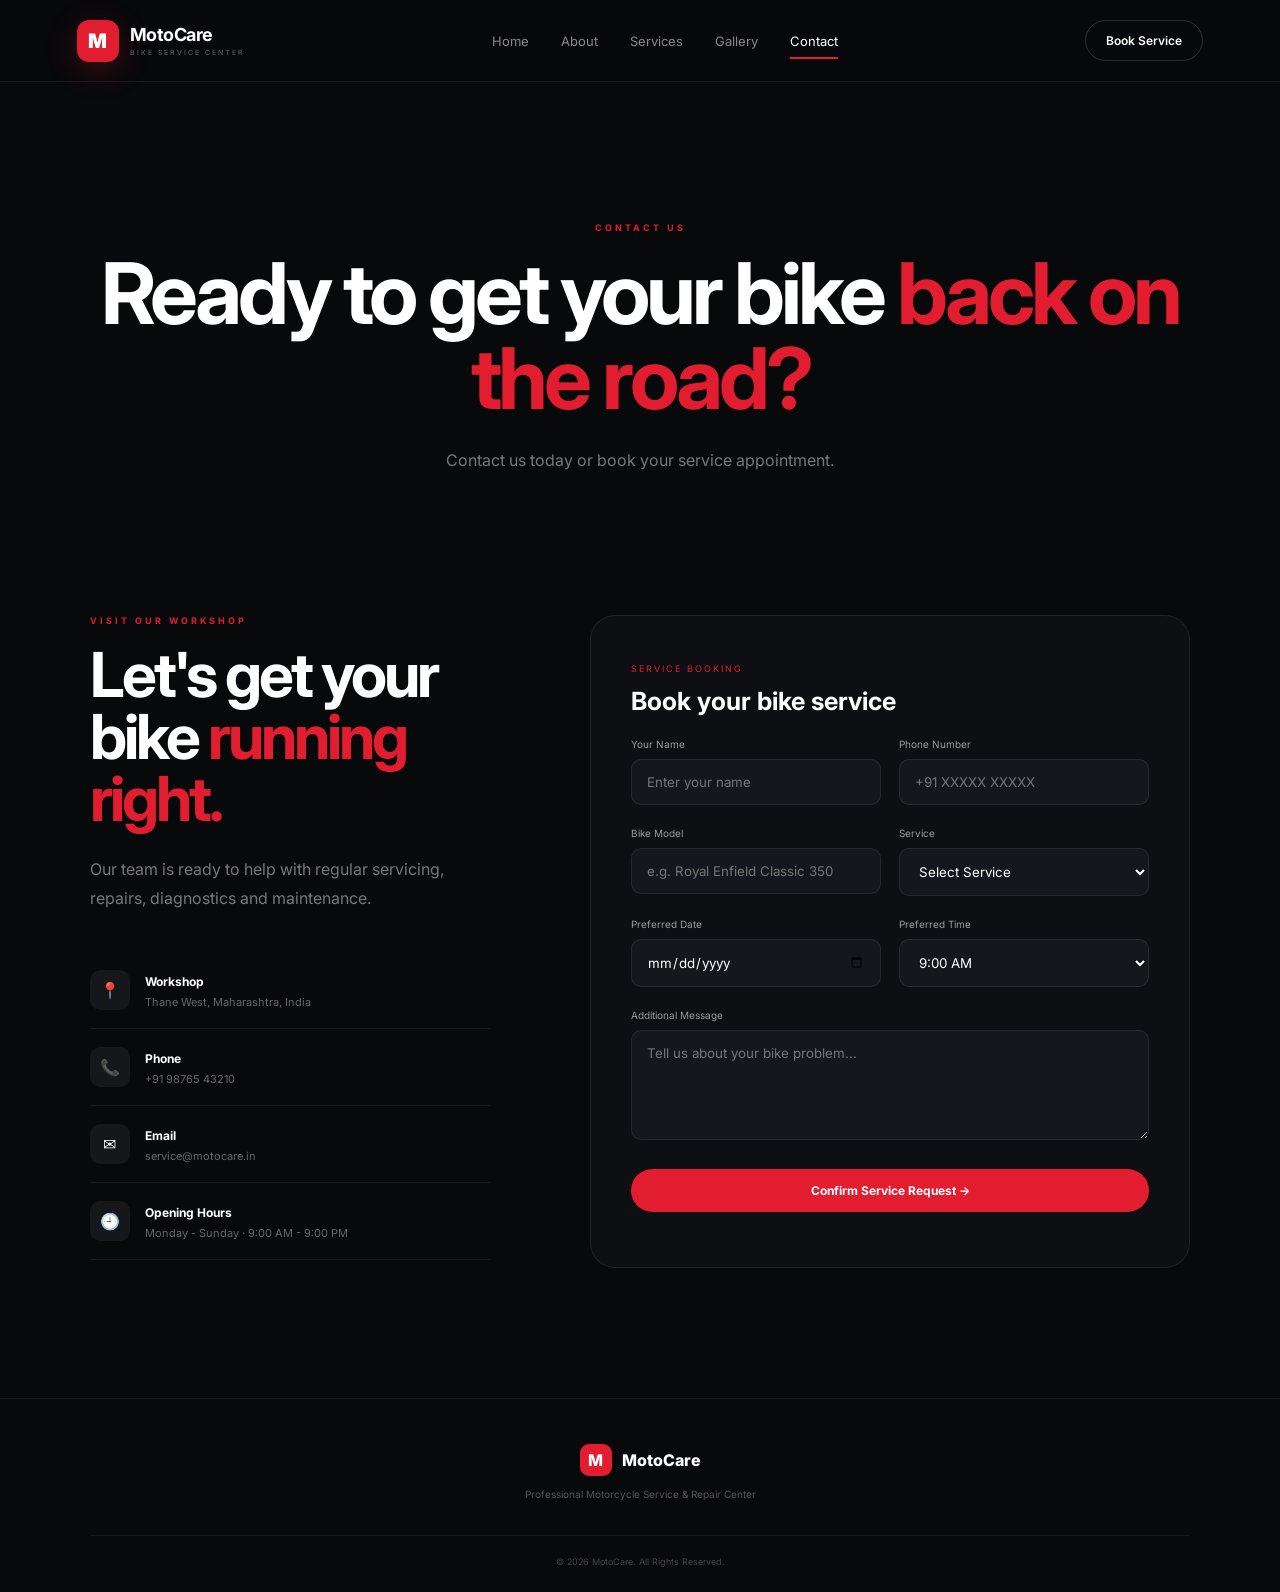
<file: contact.html>
<!DOCTYPE html>
<html lang="en">

<head>

    <meta charset="UTF-8">
    <meta name="viewport" content="width=device-width, initial-scale=1.0">

    <title>Contact | MotoCare</title>

    <link rel="stylesheet" href="css/style.css">

    <link
        href="https://fonts.googleapis.com/css2?family=Inter:wght@400;500;600;700;800;900&display=swap"
        rel="stylesheet">

</head>

<body>


<header class="navbar">

    <a href="index.html" class="logo">

        <span class="logo-icon">
            M
        </span>

        <div>
            <strong>MotoCare</strong>
            <small>BIKE SERVICE CENTER</small>
        </div>

    </a>


    <nav class="nav-links" id="navLinks">

        <a href="index.html">Home</a>

        <a href="about.html">About</a>

        <a href="services.html">Services</a>

        <a href="gallery.html">Gallery</a>

        <a href="contact.html" class="active">Contact</a>

    </nav>


    <a href="#booking" class="nav-button">
        Book Service
    </a>


    <button class="menu-btn" id="menuBtn">
        ☰
    </button>

</header>



<section class="page-hero">

    <div class="section-label">
        CONTACT US
    </div>

    <h1>

        Ready to get your bike

        <span>
            back on the road?
        </span>

    </h1>

    <p>

        Contact us today or book your service appointment.

    </p>

</section>



<section class="contact-section" id="booking">


    <div class="contact-info reveal">

        <div class="section-label">
            VISIT OUR WORKSHOP
        </div>

        <h2>

            Let's get your bike

            <span>
                running right.
            </span>

        </h2>


        <p>

            Our team is ready to help with regular servicing,
            repairs, diagnostics and maintenance.

        </p>


        <div class="contact-details">


            <div class="contact-detail">

                <div class="detail-icon">
                    📍
                </div>

                <div>

                    <strong>
                        Workshop
                    </strong>

                    <p>
                        Thane West, Maharashtra, India
                    </p>

                </div>

            </div>


            <div class="contact-detail">

                <div class="detail-icon">
                    📞
                </div>

                <div>

                    <strong>
                        Phone
                    </strong>

                    <p>
                        +91 98765 43210
                    </p>

                </div>

            </div>


            <div class="contact-detail">

                <div class="detail-icon">
                    ✉
                </div>

                <div>

                    <strong>
                        Email
                    </strong>

                    <p>
                        service@motocare.in
                    </p>

                </div>

            </div>


            <div class="contact-detail">

                <div class="detail-icon">
                    🕘
                </div>

                <div>

                    <strong>
                        Opening Hours
                    </strong>

                    <p>
                        Monday - Sunday · 9:00 AM - 9:00 PM
                    </p>

                </div>

            </div>

        </div>

    </div>



    <form class="booking-form reveal" id="bookingForm">


        <div class="form-title">

            <span>
                SERVICE BOOKING
            </span>

            <h3>
                Book your bike service
            </h3>

        </div>


        <div class="form-row">


            <div class="input-group">

                <label>
                    Your Name
                </label>

                <input
                    type="text"
                    id="name"
                    placeholder="Enter your name"
                    required
                >

            </div>


            <div class="input-group">

                <label>
                    Phone Number
                </label>

                <input
                    type="tel"
                    id="phone"
                    placeholder="+91 XXXXX XXXXX"
                    required
                >

            </div>

        </div>


        <div class="form-row">


            <div class="input-group">

                <label>
                    Bike Model
                </label>

                <input
                    type="text"
                    id="bike"
                    placeholder="e.g. Royal Enfield Classic 350"
                    required
                >

            </div>


            <div class="input-group">

                <label>
                    Service
                </label>

                <select id="service" required>

                    <option value="">
                        Select Service
                    </option>

                    <option>
                        General Service
                    </option>

                    <option>
                        Engine Repair
                    </option>

                    <option>
                        Brake Service
                    </option>

                    <option>
                        Tyre Service
                    </option>

                    <option>
                        Battery Service
                    </option>

                    <option>
                        Electrical Service
                    </option>

                    <option>
                        Other
                    </option>

                </select>

            </div>

        </div>


        <div class="form-row">


            <div class="input-group">

                <label>
                    Preferred Date
                </label>

                <input
                    type="date"
                    id="date"
                    required
                >

            </div>


            <div class="input-group">

                <label>
                    Preferred Time
                </label>

                <select id="time">

                    <option>
                        9:00 AM
                    </option>

                    <option>
                        11:00 AM
                    </option>

                    <option>
                        1:00 PM
                    </option>

                    <option>
                        3:00 PM
                    </option>

                    <option>
                        5:00 PM
                    </option>

                    <option>
                        7:00 PM
                    </option>

                </select>

            </div>

        </div>


        <div class="input-group">

            <label>
                Additional Message
            </label>

            <textarea
                id="message"
                rows="5"
                placeholder="Tell us about your bike problem..."
            ></textarea>

        </div>


        <button
            type="submit"
            class="btn primary-btn full-btn"
        >

            Confirm Service Request →

        </button>


        <p id="formMessage"></p>


    </form>

</section>



<footer>

    <div class="footer-logo">
        <span>M</span>
        MotoCare
    </div>

    <p>
        Professional Motorcycle Service & Repair Center
    </p>

    <div class="footer-bottom">
        © 2026 MotoCare. All Rights Reserved.
    </div>

</footer>


<script src="js/script.js"></script>

</body>

</html>
</file>
<file: css/style.css>
/* =====================================================
   MOTORECARE
   MOTORCYCLE SERVICE WEBSITE
===================================================== */


/* ================= GLOBAL ================= */

* {
    margin: 0;
    padding: 0;
    box-sizing: border-box;
}


html {
    scroll-behavior: smooth;
}


body {
    font-family: "Inter", sans-serif;

    background: #08090b;

    color: #ffffff;

    overflow-x: hidden;
}


body::selection {
    background: #e21d2f;
    color: #ffffff;
}


a {
    text-decoration: none;
    color: inherit;
}


button,
input,
textarea,
select {
    font-family: inherit;
}


img {
    max-width: 100%;
}


/* ================= NAVBAR ================= */

.navbar {

    height: 82px;

    padding: 0 6%;

    display: flex;

    align-items: center;

    justify-content: space-between;

    position: sticky;

    top: 0;

    z-index: 1000;

    background: rgba(8,9,11,.82);

    backdrop-filter: blur(18px);

    border-bottom: 1px solid rgba(255,255,255,.07);

}


.logo {

    display: flex;

    align-items: center;

    gap: 11px;

}


.logo-icon {

    width: 42px;

    height: 42px;

    display: flex;

    align-items: center;

    justify-content: center;

    border-radius: 12px;

    background: #e21d2f;

    color: white;

    font-weight: 900;

    font-size: 20px;

    box-shadow:
        0 8px 30px rgba(226,29,47,.25);

}


.logo strong {

    display: block;

    font-size: 18px;

    letter-spacing: -.5px;

}


.logo small {

    display: block;

    font-size: 7px;

    letter-spacing: 2px;

    color: #666;

    margin-top: 3px;

}


.nav-links {

    display: flex;

    gap: 32px;

}


.nav-links a {

    color: #888;

    font-size: 13px;

    position: relative;

    transition: .3s;

}


.nav-links a:hover,
.nav-links a.active {

    color: #fff;

}


.nav-links a::after {

    content: "";

    position: absolute;

    height: 2px;

    width: 0;

    left: 0;

    bottom: -10px;

    background: #e21d2f;

    transition: .3s;

}


.nav-links a:hover::after,
.nav-links a.active::after {

    width: 100%;

}


.nav-button {

    padding: 12px 20px;

    border: 1px solid rgba(255,255,255,.15);

    border-radius: 30px;

    font-size: 12px;

    font-weight: 600;

    transition: .3s;

}


.nav-button:hover {

    background: #e21d2f;

    border-color: #e21d2f;

    transform: translateY(-3px);

}


.menu-btn {

    display: none;

    background: none;

    border: none;

    color: #fff;

    font-size: 25px;

}


/* ================= HERO ================= */

.hero {

    min-height: calc(100vh - 82px);

    padding: 90px 7%;

    display: grid;

    grid-template-columns: 1fr 1fr;

    align-items: center;

    gap: 80px;

    position: relative;

}


.hero::before {

    content: "";

    position: absolute;

    width: 500px;

    height: 500px;

    background: rgba(226,29,47,.09);

    filter: blur(130px);

    left: -200px;

    top: 20%;

    pointer-events: none;

}


.hero-badge {

    display: inline-flex;

    align-items: center;

    gap: 9px;

    padding: 9px 14px;

    border: 1px solid rgba(255,255,255,.1);

    background: #101216;

    border-radius: 30px;

    color: #999;

    font-size: 9px;

    letter-spacing: 2px;

}


.hero-badge span {

    width: 7px;

    height: 7px;

    border-radius: 50%;

    background: #e21d2f;

    box-shadow:
        0 0 12px #e21d2f;

}


.hero h1 {

    margin-top: 28px;

    font-size: clamp(50px,7vw,90px);

    line-height: .98;

    letter-spacing: -5px;

    max-width: 750px;

}


.hero h1 span {

    color: #e21d2f;

    display: block;

}


.hero-content > p {

    max-width: 600px;

    margin-top: 30px;

    color: #888;

    line-height: 1.8;

    font-size: 15px;

}


.hero-buttons {

    display: flex;

    gap: 13px;

    margin-top: 35px;

}


.btn {

    display: inline-flex;

    align-items: center;

    justify-content: center;

    padding: 14px 23px;

    border-radius: 30px;

    font-size: 12px;

    font-weight: 700;

    transition: .3s;

}


.primary-btn {

    background: #e21d2f;

    color: #fff;

}


.primary-btn:hover {

    background: #ff3044;

    transform: translateY(-4px);

    box-shadow:
        0 15px 35px rgba(226,29,47,.25);

}


.secondary-btn {

    border: 1px solid rgba(255,255,255,.15);

}


.secondary-btn:hover {

    background: #fff;

    color: #000;

    transform: translateY(-4px);

}


.hero-features {

    display: flex;

    gap: 35px;

    margin-top: 55px;

}


.hero-features div {

    border-left: 1px solid rgba(255,255,255,.12);

    padding-left: 15px;

}


.hero-features strong {

    display: block;

    font-size: 20px;

}


.hero-features span {

    display: block;

    color: #666;

    font-size: 9px;

    margin-top: 5px;

}


/* ================= HERO IMAGE ================= */

.hero-image-area {

    position: relative;

}


.hero-image {

    width: 100%;

    height: 610px;

    object-fit: cover;

    border-radius: 28px;

    display: block;

    filter: brightness(.65);

    border: 1px solid rgba(255,255,255,.1);

    transition: .7s;

}


.hero-image-area:hover .hero-image {

    transform: scale(1.025);

    filter: brightness(.8);

}


.hero-image-overlay {

    position: absolute;

    inset: 0;

    border-radius: 28px;

    background:
        linear-gradient(
            180deg,
            transparent 30%,
            rgba(0,0,0,.8)
        );

}


.hero-glow {

    position: absolute;

    width: 300px;

    height: 300px;

    background: #e21d2f;

    filter: blur(150px);

    opacity: .2;

    z-index: -1;

}


.floating-card {

    position: absolute;

    z-index: 5;

    display: flex;

    align-items: center;

    gap: 12px;

    padding: 15px 18px;

    border-radius: 15px;

    background: rgba(15,17,21,.9);

    backdrop-filter: blur(15px);

    border: 1px solid rgba(255,255,255,.12);

    box-shadow:
        0 25px 60px rgba(0,0,0,.45);

    animation: floatCard 4s ease-in-out infinite;

}


.card-top {

    left: -30px;

    top: 80px;

}


.card-bottom {

    right: -25px;

    bottom: 70px;

    animation-delay: 1.5s;

}


.floating-icon {

    width: 38px;

    height: 38px;

    display: flex;

    align-items: center;

    justify-content: center;

    border-radius: 10px;

    background: #e21d2f;

}


.floating-card strong {

    display: block;

    font-size: 11px;

}


.floating-card small {

    display: block;

    color: #666;

    font-size: 9px;

    margin-top: 4px;

}


.online-dot {

    width: 9px;

    height: 9px;

    border-radius: 50%;

    background: #49e889;

    box-shadow:
        0 0 15px #49e889;

}


@keyframes floatCard {

    0%,100% {

        transform: translateY(0);

    }

    50% {

        transform: translateY(-12px);

    }

}


/* ================= QUICK SERVICES ================= */

.quick-services {

    margin: 0 7%;

    padding: 30px 0;

    display: grid;

    grid-template-columns: repeat(4,1fr);

    border-top: 1px solid rgba(255,255,255,.07);

    border-bottom: 1px solid rgba(255,255,255,.07);

}


.quick-item {

    display: flex;

    align-items: center;

    gap: 15px;

    padding: 15px 25px;

    border-right: 1px solid rgba(255,255,255,.07);

}


.quick-item:last-child {

    border-right: none;

}


.quick-icon {

    width: 45px;

    height: 45px;

    display: flex;

    align-items: center;

    justify-content: center;

    background: #111419;

    border-radius: 12px;

    border: 1px solid rgba(255,255,255,.08);

}


.quick-item strong {

    display: block;

    font-size: 12px;

}


.quick-item span {

    display: block;

    color: #666;

    font-size: 9px;

    margin-top: 5px;

}


/* ================= SECTION ================= */

.section {

    padding: 130px 7%;

}


.section-heading {

    max-width: 750px;

    margin-bottom: 65px;

}


.section-label {

    color: #e21d2f;

    font-size: 9px;

    letter-spacing: 3px;

    font-weight: 700;

    margin-bottom: 18px;

}


.section-heading h2 {

    font-size: clamp(38px,5vw,62px);

    line-height: 1;

    letter-spacing: -3px;

}


.section-heading h2 span {

    color: #666;

}


.section-heading p {

    color: #777;

    line-height: 1.8;

    margin-top: 20px;

    max-width: 600px;

}


/* ================= SERVICE CARDS ================= */

.service-grid {

    display: grid;

    grid-template-columns: repeat(3,1fr);

    gap: 22px;

}


.service-card {

    background: #0e1014;

    border: 1px solid rgba(255,255,255,.08);

    border-radius: 22px;

    overflow: hidden;

    transition: .45s;

}


.service-card:hover {

    transform: translateY(-10px);

    border-color: rgba(226,29,47,.5);

    box-shadow:
        0 30px 70px rgba(0,0,0,.3);

}


.service-image {

    height: 250px;

    position: relative;

    overflow: hidden;

}


.service-image img {

    width: 100%;

    height: 100%;

    object-fit: cover;

    filter: brightness(.6);

    transition: .6s;

}


.service-card:hover .service-image img {

    transform: scale(1.1);

    filter: brightness(.8);

}


.service-number {

    position: absolute;

    top: 18px;

    right: 18px;

    padding: 8px 12px;

    background: rgba(0,0,0,.6);

    backdrop-filter: blur(10px);

    border-radius: 20px;

    font-size: 10px;

    color: #aaa;

}


.service-content {

    padding: 30px;

}


.service-icon {

    width: 45px;

    height: 45px;

    display: flex;

    align-items: center;

    justify-content: center;

    background: #191b20;

    border-radius: 12px;

    margin-bottom: 20px;

    transition: .4s;

}


.service-card:hover .service-icon {

    background: #e21d2f;

    transform: rotate(7deg);

}


.service-content h3 {

    font-size: 20px;

}


.service-content p {

    color: #777;

    line-height: 1.7;

    font-size: 13px;

    margin-top: 12px;

}


.service-content a {

    display: inline-block;

    margin-top: 20px;

    font-size: 11px;

    font-weight: 700;

    color: #fff;

}


/* ================= ABOUT PREVIEW ================= */

.about-preview {

    padding: 80px 7% 140px;

    display: grid;

    grid-template-columns: 1fr 1fr;

    gap: 90px;

    align-items: center;

}


.about-image {

    height: 600px;

    position: relative;

}


.about-image img {

    width: 100%;

    height: 100%;

    object-fit: cover;

    border-radius: 25px;

    filter: brightness(.7);

    transition: .6s;

}


.about-image:hover img {

    transform: scale(1.025);

    filter: brightness(.85);

}


.experience-card {

    position: absolute;

    bottom: 35px;

    left: 35px;

    padding: 22px;

    display: flex;

    align-items: center;

    gap: 15px;

    background: rgba(10,11,14,.9);

    backdrop-filter: blur(15px);

    border-radius: 15px;

    border: 1px solid rgba(255,255,255,.1);

}


.experience-card strong {

    font-size: 40px;

    color: #e21d2f;

}


.experience-card span {

    color: #999;

    font-size: 10px;

    line-height: 1.5;

}


.about-content h2 {

    font-size: clamp(38px,5vw,62px);

    line-height: 1;

    letter-spacing: -3px;

}


.about-content h2 span {

    color: #e21d2f;

}


.about-content > p {

    color: #777;

    line-height: 1.8;

    margin-top: 22px;

}


.about-points {

    margin: 30px 0;

}


.about-points div {

    display: flex;

    align-items: center;

    gap: 12px;

    padding: 12px 0;

}


.check {

    width: 24px;

    height: 24px;

    display: flex;

    align-items: center;

    justify-content: center;

    border-radius: 50%;

    background: rgba(226,29,47,.12);

    color: #e21d2f;

    font-size: 11px;

}


.about-points strong {

    font-size: 12px;

}


/* ================= PROCESS ================= */

.process-section {

    background: #0b0d10;

}


.center-heading {

    margin-left: auto;

    margin-right: auto;

    text-align: center;

}


.center-heading p {

    margin-left: auto;

    margin-right: auto;

}


.process-grid {

    display: flex;

    align-items: center;

    justify-content: center;

}


.process-card {

    width: 200px;

    text-align: center;

}


.process-card > span {

    color: #444;

    font-size: 10px;

}


.process-icon {

    width: 65px;

    height: 65px;

    margin: 15px auto;

    display: flex;

    align-items: center;

    justify-content: center;

    border-radius: 50%;

    background: #15171c;

    border: 1px solid rgba(255,255,255,.08);

    transition: .4s;

}


.process-card:hover .process-icon {

    background: #e21d2f;

    transform: scale(1.1);

}


.process-card h3 {

    font-size: 14px;

}


.process-card p {

    color: #666;

    font-size: 10px;

    line-height: 1.6;

    margin-top: 8px;

}


.process-line {

    width: 70px;

    height: 1px;

    background: rgba(255,255,255,.1);

}


/* ================= CTA ================= */

.cta {

    margin: 0 7% 120px;

    padding: 70px;

    border-radius: 25px;

    background:
        linear-gradient(
            135deg,
            #17191e,
            #0d0f12
        );

    border: 1px solid rgba(255,255,255,.08);

    display: flex;

    align-items: center;

    justify-content: space-between;

    gap: 30px;

}


.cta h2 {

    font-size: clamp(38px,5vw,60px);

    letter-spacing: -3px;

}


.cta h2 span {

    color: #e21d2f;

}


.cta p {

    color: #777;

    margin-top: 15px;

}


/* ================= PAGE HERO ================= */

.page-hero {

    text-align: center;

    padding: 140px 7% 90px;

}


.page-hero h1 {

    font-size: clamp(48px,7vw,85px);

    line-height: 1;

    letter-spacing: -4px;

}


.page-hero h1 span {

    color: #e21d2f;

}


.page-hero > p {

    max-width: 600px;

    margin: 25px auto 0;

    color: #777;

    line-height: 1.8;

}


/* ================= ABOUT PAGE ================= */

.about-main {

    padding: 50px 7% 130px;

    display: grid;

    grid-template-columns: 1fr 1fr;

    gap: 90px;

    align-items: center;

}


.about-main-image {

    height: 600px;

    overflow: hidden;

    border-radius: 25px;

}


.about-main-image img {

    width: 100%;

    height: 100%;

    object-fit: cover;

    filter: brightness(.7);

    transition: .6s;

}


.about-main-image:hover img {

    transform: scale(1.06);

    filter: brightness(.85);

}


.about-main-content h2 {

    font-size: clamp(40px,5vw,62px);

    letter-spacing: -3px;

    line-height: 1;

}


.about-main-content h2 span {

    color: #e21d2f;

}


.about-main-content p {

    color: #777;

    line-height: 1.8;

    margin-top: 20px;

}


.stats-grid {

    display: grid;

    grid-template-columns: repeat(2,1fr);

    gap: 15px;

    margin-top: 35px;

}


.stats-grid div {

    padding: 20px;

    background: #101216;

    border: 1px solid rgba(255,255,255,.07);

    border-radius: 12px;

}


.stats-grid strong {

    display: block;

    font-size: 28px;

    color: #e21d2f;

}


.stats-grid span {

    display: block;

    color: #666;

    font-size: 9px;

    margin-top: 6px;

}


/* ================= VALUES ================= */

.values-grid {

    display: grid;

    grid-template-columns: repeat(3,1fr);

    gap: 20px;

}


.value-box {

    padding: 40px;

    border-radius: 20px;

    border: 1px solid rgba(255,255,255,.08);

    background: #0d0f13;

    transition: .4s;

}


.value-box:hover {

    transform: translateY(-8px);

    border-color: rgba(226,29,47,.4);

}


.value-number {

    color: #444;

    font-size: 11px;

}


.value-icon {

    font-size: 30px;

    margin-top: 40px;

}


.value-box h3 {

    margin-top: 25px;

    font-size: 19px;

}


.value-box p {

    margin-top: 12px;

    color: #666;

    line-height: 1.7;

    font-size: 12px;

}


/* ================= SERVICES PAGE ================= */

.services-page {

    padding: 40px 7% 130px;

}


.large-service {

    display: grid;

    grid-template-columns: 1fr 1fr;

    min-height: 500px;

    margin-bottom: 30px;

    border-radius: 25px;

    overflow: hidden;

    background: #0d0f13;

    border: 1px solid rgba(255,255,255,.07);

}


.large-service.reverse {

    direction: rtl;

}


.large-service.reverse > * {

    direction: ltr;

}


.large-service-image {

    min-height: 500px;

}


.large-service-image img {

    width: 100%;

    height: 100%;

    object-fit: cover;

    filter: brightness(.65);

    transition: .6s;

}


.large-service:hover img {

    transform: scale(1.05);

    filter: brightness(.8);

}


.large-service-content {

    padding: 60px;

    display: flex;

    flex-direction: column;

    justify-content: center;

}


.large-service-content > span {

    color: #e21d2f;

    font-size: 11px;

}


.large-service-content h2 {

    margin-top: 20px;

    font-size: 38px;

    letter-spacing: -2px;

}


.large-service-content > p {

    color: #777;

    line-height: 1.8;

    margin-top: 20px;

}


.large-service-content ul {

    list-style: none;

    margin-top: 25px;

}


.large-service-content li {

    color: #aaa;

    font-size: 12px;

    padding: 7px 0;

}


.service-link {

    margin-top: 25px;

    color: #e21d2f;

    font-size: 12px;

    font-weight: 700;

}


.service-mini-grid {

    display: grid;

    grid-template-columns: repeat(3,1fr);

    gap: 20px;

    margin-top: 50px;

}


.service-mini {

    padding: 35px;

    border: 1px solid rgba(255,255,255,.08);

    border-radius: 18px;

    transition: .4s;

}


.service-mini:hover {

    transform: translateY(-8px);

    border-color: rgba(226,29,47,.4);

}


.mini-service-icon {

    width: 48px;

    height: 48px;

    display: flex;

    align-items: center;

    justify-content: center;

    border-radius: 12px;

    background: #15171b;

}


.service-mini h3 {

    margin-top: 25px;

    font-size: 18px;

}


.service-mini p {

    color: #666;

    line-height: 1.7;

    font-size: 12px;

    margin-top: 10px;

}


.service-mini a {

    display: block;

    margin-top: 20px;

    font-size: 11px;

    color: #e21d2f;

    font-weight: 700;

}


/* ================= GALLERY ================= */

.gallery {

    padding: 40px 7% 130px;

    display: grid;

    grid-template-columns: repeat(2,1fr);

    gap: 20px;

}


.gallery-item {

    height: 400px;

    position: relative;

    overflow: hidden;

    border-radius: 20px;

    border: 1px solid rgba(255,255,255,.08);

}


.gallery-large {

    grid-column: span 2;

    height: 500px;

}


.gallery-item img {

    width: 100%;

    height: 100%;

    object-fit: cover;

    filter: brightness(.65);

    transition: .7s;

}


.gallery-item:hover img {

    transform: scale(1.08);

    filter: brightness(.85);

}


.gallery-caption {

    position: absolute;

    left: 25px;

    bottom: 25px;

    padding: 10px 15px;

    background: rgba(0,0,0,.65);

    backdrop-filter: blur(10px);

    border-radius: 30px;

    font-size: 11px;

}


/* ================= CONTACT ================= */

.contact-section {

    padding: 50px 7% 130px;

    display: grid;

    grid-template-columns: .8fr 1.2fr;

    gap: 100px;

}


.contact-info h2 {

    font-size: clamp(40px,5vw,62px);

    line-height: 1;

    letter-spacing: -3px;

}


.contact-info h2 span {

    color: #e21d2f;

}


.contact-info > p {

    color: #777;

    line-height: 1.8;

    margin-top: 25px;

}


.contact-details {

    margin-top: 40px;

}


.contact-detail {

    display: flex;

    gap: 15px;

    padding: 18px 0;

    border-bottom: 1px solid rgba(255,255,255,.07);

}


.detail-icon {

    width: 40px;

    height: 40px;

    display: flex;

    align-items: center;

    justify-content: center;

    background: #15171b;

    border-radius: 10px;

}


.contact-detail strong {

    font-size: 12px;

}


.contact-detail p {

    color: #666;

    font-size: 11px;

    margin-top: 5px;

}


.booking-form {

    padding: 40px;

    background: #0d0f13;

    border: 1px solid rgba(255,255,255,.08);

    border-radius: 25px;

}


.form-title span {

    color: #e21d2f;

    font-size: 9px;

    letter-spacing: 2px;

}


.form-title h3 {

    margin-top: 10px;

    font-size: 25px;

}


.form-row {

    display: grid;

    grid-template-columns: 1fr 1fr;

    gap: 18px;

}


.input-group {

    margin-top: 22px;

}


.input-group label {

    display: block;

    color: #999;

    font-size: 10px;

    margin-bottom: 9px;

}


.input-group input,
.input-group textarea,
.input-group select {

    width: 100%;

    padding: 14px 15px;

    background: #15171c;

    border: 1px solid rgba(255,255,255,.08);

    color: #fff;

    border-radius: 10px;

    outline: none;

    transition: .3s;

}


.input-group select option {

    background: #15171c;

}


.input-group input:focus,
.input-group textarea:focus,
.input-group select:focus {

    border-color: #e21d2f;

}


.input-group textarea {

    resize: vertical;

}


.full-btn {

    width: 100%;

    margin-top: 25px;

    border: none;

    cursor: pointer;

}


#formMessage {

    margin-top: 15px;

    color: #49e889;

    font-size: 11px;

}


/* ================= FOOTER ================= */

footer {

    padding: 45px 7% 25px;

    text-align: center;

    border-top: 1px solid rgba(255,255,255,.07);

}


.footer-logo {

    display: inline-flex;

    align-items: center;

    gap: 10px;

    font-weight: 800;

}


.footer-logo span {

    width: 32px;

    height: 32px;

    display: flex;

    align-items: center;

    justify-content: center;

    background: #e21d2f;

    border-radius: 9px;

}


footer > p {

    color: #555;

    font-size: 10px;

    margin-top: 12px;

}


.footer-bottom {

    margin-top: 35px;

    padding-top: 20px;

    border-top: 1px solid rgba(255,255,255,.05);

    color: #444;

    font-size: 9px;

}


/* ================= SCROLL ANIMATION ================= */

.reveal {

    opacity: 0;

    transform: translateY(40px);

    transition:
        opacity .8s ease,
        transform .8s ease;

}


.reveal.show {

    opacity: 1;

    transform: translateY(0);

}


/* ================= RESPONSIVE ================= */

@media(max-width: 950px) {

    .nav-links {

        display: none;

        position: absolute;

        left: 0;

        top: 82px;

        width: 100%;

        padding: 25px 7%;

        flex-direction: column;

        background: #090a0d;

        border-bottom: 1px solid rgba(255,255,255,.08);

    }


    .nav-links.show {

        display: flex;

    }


    .menu-btn {

        display: block;

    }


    .nav-button {

        display: none;

    }


    .hero {

        grid-template-columns: 1fr;

    }


    .hero-image-area {

        margin-top: 30px;

    }


    .quick-services {

        grid-template-columns: repeat(2,1fr);

    }


    .quick-item:nth-child(2) {

        border-right: none;

    }


    .service-grid {

        grid-template-columns: 1fr;

    }


    .about-preview {

        grid-template-columns: 1fr;

    }


    .about-main {

        grid-template-columns: 1fr;

    }


    .values-grid {

        grid-template-columns: 1fr;

    }


    .large-service {

        grid-template-columns: 1fr;

    }


    .large-service.reverse {

        direction: ltr;

    }


    .service-mini-grid {

        grid-template-columns: repeat(2,1fr);

    }


    .contact-section {

        grid-template-columns: 1fr;

    }

}


@media(max-width: 600px) {

    .navbar {

        padding: 0 5%;

    }


    .hero,
    .section,
    .about-preview,
    .about-main,
    .services-page,
    .gallery,
    .contact-section {

        padding-left: 5%;

        padding-right: 5%;

    }


    .hero {

        padding-top: 60px;

    }


    .hero h1 {

        font-size: 52px;

        letter-spacing: -3px;

    }


    .hero-image {

        height: 450px;

    }


    .card-top {

        left: 10px;

    }


    .card-bottom {

        right: 10px;

    }


    .quick-services {

        margin-left: 5%;

        margin-right: 5%;

    }


    .quick-services {

        grid-template-columns: 1fr;

    }


    .quick-item {

        border-right: none;

        border-bottom: 1px solid rgba(255,255,255,.07);

    }


    .quick-item:last-child {

        border-bottom: none;

    }


    .about-image {

        height: 450px;

    }


    .about-main-image {

        height: 450px;

    }


    .process-grid {

        flex-direction: column;

        gap: 20px;

    }


    .process-line {

        width: 1px;

        height: 40px;

    }


    .cta {

        margin-left: 5%;

        margin-right: 5%;

        padding: 40px 25px;

        flex-direction: column;

        align-items: flex-start;

    }


    .page-hero {

        padding-left: 5%;

        padding-right: 5%;

        padding-top: 100px;

    }


    .page-hero h1 {

        font-size: 50px;

        letter-spacing: -3px;

    }


    .service-mini-grid {

        grid-template-columns: 1fr;

    }


    .large-service-content {

        padding: 35px 25px;

    }


    .large-service-image {

        min-height: 350px;

    }


    .gallery {

        grid-template-columns: 1fr;

    }


    .gallery-large {

        grid-column: span 1;

        height: 350px;

    }


    .gallery-item {

        height: 300px;

    }


    .form-row {

        grid-template-columns: 1fr;

    }


    .booking-form {

        padding: 25px;

    }

}
</file>
